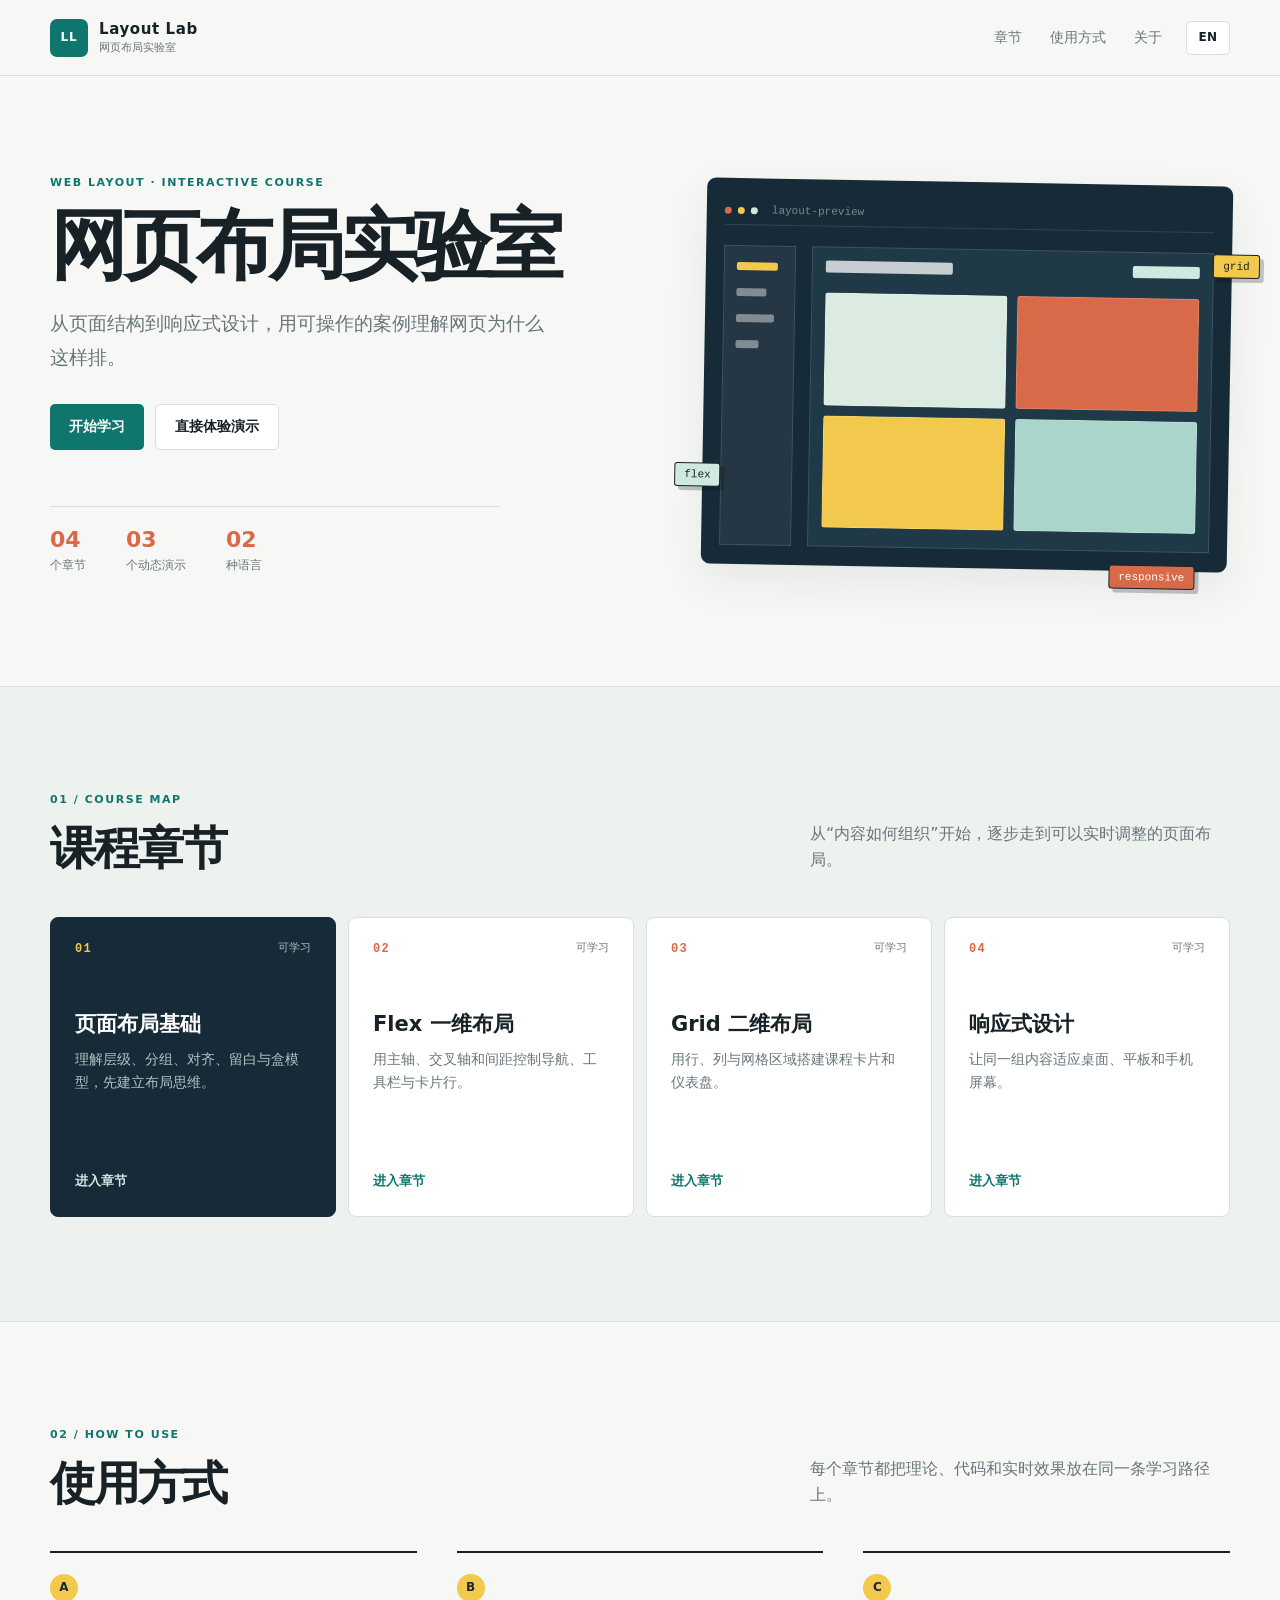
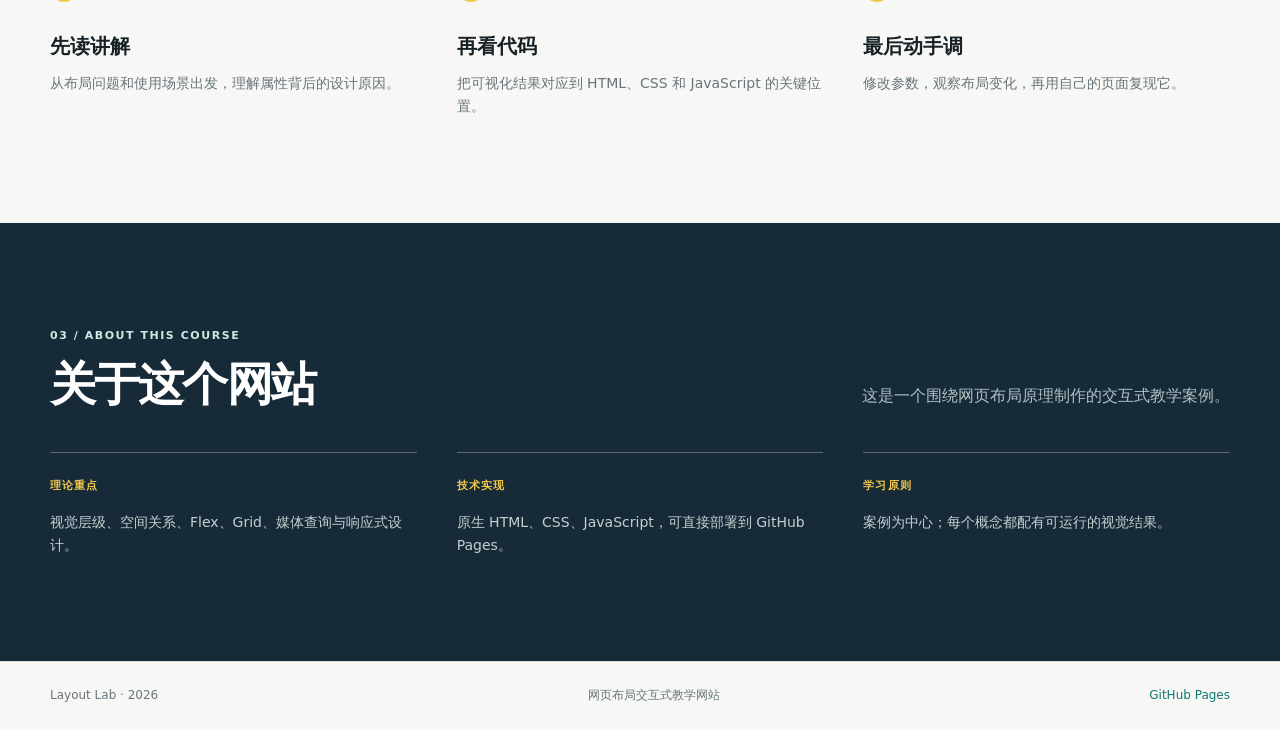
<file: index.html>
<!doctype html>
<html lang="zh-CN">
<head>
  <meta charset="utf-8">
  <meta name="viewport" content="width=device-width, initial-scale=1">
  <meta name="description" content="Layout Lab 网页布局教学网站，学习 Flex、Grid 与响应式设计。">
  <title>Layout Lab | 网页布局实验室</title>
  <link rel="stylesheet" href="css/style.css">
  <script defer src="js/i18n.js"></script>
  <script defer src="js/app.js"></script>
</head>
<body class="home-page">
  <header class="site-header">
    <a class="brand" href="index.html" aria-label="Layout Lab 首页">
      <span class="brand-mark">LL</span>
      <span><strong>Layout Lab</strong><small>网页布局实验室</small></span>
    </a>
    <nav class="top-nav" aria-label="主导航">
      <a href="#chapters" data-i18n="nav.chapters">章节</a>
      <a href="#howto" data-i18n="nav.howto">使用方式</a>
      <a href="#about" data-i18n="nav.about">关于</a>
    </nav>
    <button class="language-switch" type="button" data-language-toggle aria-label="切换语言">EN</button>
  </header>

  <main>
    <section class="hero home-hero">
      <div class="hero-copy">
        <p class="eyebrow" data-i18n="hero.eyebrow">WEB LAYOUT · INTERACTIVE COURSE</p>
        <h1 data-i18n="hero.title">网页布局实验室</h1>
        <p class="hero-lead" data-i18n="hero.lead">从页面结构到响应式设计，用可操作的案例理解网页为什么这样排。</p>
        <div class="hero-actions">
          <a class="button button-primary" href="#chapters" data-i18n="hero.primary">开始学习</a>
          <a class="button button-quiet" href="lesson.html#flex" data-i18n="hero.secondary">直接体验演示</a>
        </div>
        <div class="hero-stats" aria-label="课程信息">
          <div><strong>04</strong><span data-i18n="stats.lessons">个章节</span></div>
          <div><strong>03</strong><span data-i18n="stats.demos">个动态演示</span></div>
          <div><strong>02</strong><span data-i18n="stats.languages">种语言</span></div>
        </div>
      </div>
      <div class="hero-art" aria-label="网页布局示意图">
        <div class="art-toolbar"><span></span><span></span><span></span><b>layout-preview</b></div>
        <div class="art-canvas">
          <div class="art-sidebar"><i></i><i></i><i></i><i></i></div>
          <div class="art-main">
            <div class="art-heading"><span></span><span></span></div>
            <div class="art-grid"><i class="art-card card-a"></i><i class="art-card card-b"></i><i class="art-card card-c"></i><i class="art-card card-d"></i></div>
          </div>
        </div>
        <span class="art-note note-one">grid</span>
        <span class="art-note note-two">flex</span>
        <span class="art-note note-three">responsive</span>
      </div>
    </section>

    <section class="section section-tinted" id="chapters">
      <div class="section-heading">
        <div>
          <p class="section-kicker">01 / COURSE MAP</p>
          <h2 data-i18n="chapters.title">课程章节</h2>
        </div>
        <p data-i18n="chapters.intro">从“内容如何组织”开始，逐步走到可以实时调整的页面布局。</p>
      </div>
      <div class="chapter-grid">
        <a class="chapter-card chapter-card-dark" href="lesson.html#basics">
          <span class="card-number">01</span><span class="card-status" data-i18n="common.live">可学习</span>
          <h3 data-i18n="chapters.basics.title">页面布局基础</h3>
          <p data-i18n="chapters.basics.desc">理解层级、分组、对齐、留白与盒模型，先建立布局思维。</p>
          <span class="card-link" data-i18n="common.enter">进入章节</span>
        </a>
        <a class="chapter-card" href="lesson.html#flex">
          <span class="card-number">02</span><span class="card-status" data-i18n="common.live">可学习</span>
          <h3 data-i18n="chapters.flex.title">Flex 一维布局</h3>
          <p data-i18n="chapters.flex.desc">用主轴、交叉轴和间距控制导航、工具栏与卡片行。</p>
          <span class="card-link" data-i18n="common.enter">进入章节</span>
        </a>
        <a class="chapter-card" href="lesson.html#grid">
          <span class="card-number">03</span><span class="card-status" data-i18n="common.live">可学习</span>
          <h3 data-i18n="chapters.grid.title">Grid 二维布局</h3>
          <p data-i18n="chapters.grid.desc">用行、列与网格区域搭建课程卡片和仪表盘。</p>
          <span class="card-link" data-i18n="common.enter">进入章节</span>
        </a>
        <a class="chapter-card" href="lesson.html#responsive">
          <span class="card-number">04</span><span class="card-status" data-i18n="common.live">可学习</span>
          <h3 data-i18n="chapters.responsive.title">响应式设计</h3>
          <p data-i18n="chapters.responsive.desc">让同一组内容适应桌面、平板和手机屏幕。</p>
          <span class="card-link" data-i18n="common.enter">进入章节</span>
        </a>
      </div>
    </section>

    <section class="section" id="howto">
      <div class="section-heading">
        <div>
          <p class="section-kicker">02 / HOW TO USE</p>
          <h2 data-i18n="howto.title">使用方式</h2>
        </div>
        <p data-i18n="howto.intro">每个章节都把理论、代码和实时效果放在同一条学习路径上。</p>
      </div>
      <div class="howto-grid">
        <article class="howto-item"><span class="step-label">A</span><h3 data-i18n="howto.one.title">先读讲解</h3><p data-i18n="howto.one.desc">从布局问题和使用场景出发，理解属性背后的设计原因。</p></article>
        <article class="howto-item"><span class="step-label">B</span><h3 data-i18n="howto.two.title">再看代码</h3><p data-i18n="howto.two.desc">把可视化结果对应到 HTML、CSS 和 JavaScript 的关键位置。</p></article>
        <article class="howto-item"><span class="step-label">C</span><h3 data-i18n="howto.three.title">最后动手调</h3><p data-i18n="howto.three.desc">修改参数，观察布局变化，再用自己的页面复现它。</p></article>
      </div>
    </section>

    <section class="section section-dark" id="about">
      <div class="section-heading section-heading-light">
        <div><p class="section-kicker">03 / ABOUT THIS COURSE</p><h2 data-i18n="about.title">关于这个网站</h2></div>
        <p data-i18n="about.intro">这是一个围绕网页布局原理制作的交互式教学案例。</p>
      </div>
      <div class="about-grid">
        <div><span class="about-label" data-i18n="about.theory.label">理论重点</span><p data-i18n="about.theory.text">视觉层级、空间关系、Flex、Grid、媒体查询与响应式设计。</p></div>
        <div><span class="about-label" data-i18n="about.stack.label">技术实现</span><p data-i18n="about.stack.text">原生 HTML、CSS、JavaScript，可直接部署到 GitHub Pages。</p></div>
        <div><span class="about-label" data-i18n="about.principle.label">学习原则</span><p data-i18n="about.principle.text">案例为中心；每个概念都配有可运行的视觉结果。</p></div>
      </div>
    </section>
  </main>

  <footer class="site-footer">
    <span>Layout Lab · 2026</span>
    <span data-i18n="footer.text">网页布局交互式教学网站</span>
    <a href="https://github.com/" target="_blank" rel="noopener">GitHub Pages</a>
  </footer>
</body>
</html>
</file>
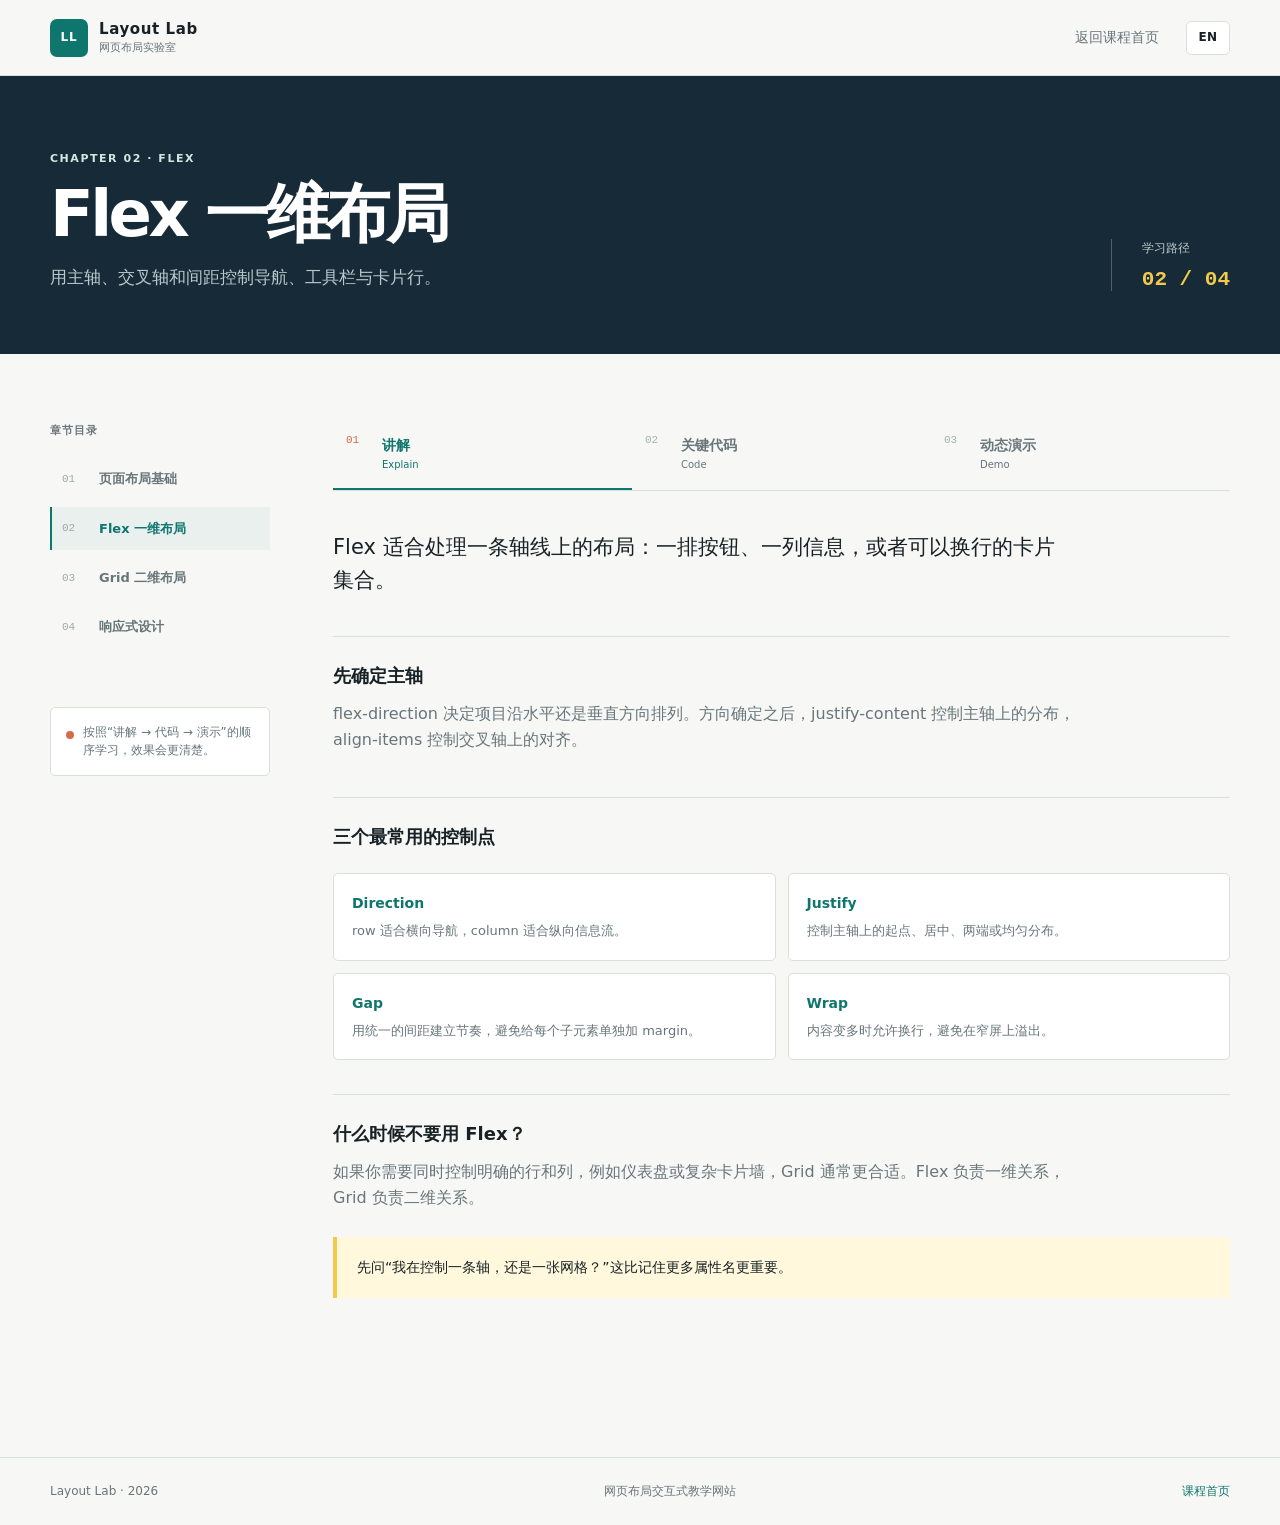
<file: lesson.html>
<!doctype html>
<html lang="zh-CN">
<head>
  <meta charset="utf-8">
  <meta name="viewport" content="width=device-width, initial-scale=1">
  <meta name="description" content="Layout Lab 章节教学页。">
  <title>Lesson | Layout Lab</title>
  <link rel="stylesheet" href="css/style.css">
  <script defer src="js/i18n.js"></script>
  <script defer src="js/lesson.js"></script>
</head>
<body class="lesson-page">
  <header class="site-header lesson-header">
    <a class="brand" href="index.html" aria-label="Layout Lab 首页">
      <span class="brand-mark">LL</span>
      <span><strong>Layout Lab</strong><small>网页布局实验室</small></span>
    </a>
    <div class="lesson-header-actions">
      <a class="back-link" href="index.html" data-i18n="lesson.back">返回课程首页</a>
      <button class="language-switch" type="button" data-language-toggle aria-label="切换语言">EN</button>
    </div>
  </header>

  <main>
    <section class="lesson-intro">
      <div>
        <p class="eyebrow" id="lesson-kicker">CHAPTER 02 · FLEX</p>
        <h1 id="lesson-title">Flex 一维布局</h1>
        <p id="lesson-summary">用主轴、交叉轴和间距控制导航、工具栏与卡片行。</p>
      </div>
      <div class="lesson-progress"><span data-i18n="lesson.progress">学习路径</span><strong id="lesson-count">02 / 04</strong></div>
    </section>

    <div class="lesson-layout">
      <aside class="lesson-sidebar">
        <p class="sidebar-label" data-i18n="lesson.chapters">章节目录</p>
        <nav id="lesson-menu" aria-label="章节目录">
          <a href="lesson.html#basics" data-lesson-link="basics"><span>01</span><b data-i18n="chapters.basics.title">页面布局基础</b></a>
          <a href="lesson.html#flex" data-lesson-link="flex"><span>02</span><b data-i18n="chapters.flex.title">Flex 一维布局</b></a>
          <a href="lesson.html#grid" data-lesson-link="grid"><span>03</span><b data-i18n="chapters.grid.title">Grid 二维布局</b></a>
          <a href="lesson.html#responsive" data-lesson-link="responsive"><span>04</span><b data-i18n="chapters.responsive.title">响应式设计</b></a>
        </nav>
        <div class="sidebar-note"><span class="note-dot"></span><p data-i18n="lesson.sidebarNote">按照“讲解 → 代码 → 演示”的顺序学习，效果会更清楚。</p></div>
      </aside>

      <section class="lesson-content">
        <div class="lesson-tabs" role="tablist" aria-label="教学内容切换">
          <button class="lesson-tab is-active" type="button" role="tab" aria-selected="true" data-tab="explain"><span>01</span><b data-i18n="tabs.explain">讲解</b><small>Explain</small></button>
          <button class="lesson-tab" type="button" role="tab" aria-selected="false" data-tab="code"><span>02</span><b data-i18n="tabs.code">关键代码</b><small>Code</small></button>
          <button class="lesson-tab" type="button" role="tab" aria-selected="false" data-tab="demo"><span>03</span><b data-i18n="tabs.demo">动态演示</b><small>Demo</small></button>
        </div>

        <article class="lesson-panel is-visible" data-panel="explain" role="tabpanel">
          <div id="explain-content"></div>
        </article>
        <article class="lesson-panel" data-panel="code" role="tabpanel">
          <div class="code-heading"><div><p class="section-kicker">SOURCE / LIVE EXAMPLE</p><h2 data-i18n="code.title">关键代码</h2></div><button class="small-button" id="copy-code" type="button" data-i18n="code.copy">复制代码</button></div>
          <p class="panel-lead" id="code-description"></p>
          <pre class="code-block"><code id="code-output"></code></pre>
          <p class="code-tip" data-i18n="code.tip">代码中的关键属性会在“动态演示”中被控件实时修改。</p>
        </article>
        <article class="lesson-panel" data-panel="demo" role="tabpanel">
          <div class="demo-heading"><div><p class="section-kicker">INTERACTIVE / TRY IT</p><h2 data-i18n="demo.title">动态演示</h2></div><button class="small-button" id="reset-demo" type="button" data-i18n="demo.reset">重置演示</button></div>
          <p class="panel-lead" id="demo-description"></p>
          <div id="demo-root"></div>
        </article>
      </section>
    </div>
  </main>

  <footer class="site-footer">
    <span>Layout Lab · 2026</span><span data-i18n="footer.text">网页布局交互式教学网站</span><a href="index.html" data-i18n="lesson.home">课程首页</a>
  </footer>
</body>
</html>
</file>
<file: css/style.css>
:root {
  --ink: #172126;
  --muted: #68757b;
  --paper: #f7f8f5;
  --panel: #ffffff;
  --line: #d9e0dc;
  --soft: #eaf0ed;
  --teal: #0f766e;
  --teal-light: #cfe8e0;
  --coral: #d86a4a;
  --yellow: #f2c94c;
  --navy: #172a38;
  --shadow: 0 16px 44px rgba(23, 33, 38, .08);
  --radius: 8px;
  --max: 1180px;
}

* { box-sizing: border-box; }
html { scroll-behavior: smooth; }
body { margin: 0; color: var(--ink); background: var(--paper); font: 16px/1.65 Inter, ui-sans-serif, system-ui, -apple-system, BlinkMacSystemFont, "Segoe UI", sans-serif; }
a { color: inherit; text-decoration: none; }
button, input, select { font: inherit; }
button, a { -webkit-tap-highlight-color: transparent; }

.site-header { min-height: 76px; padding: 16px max(24px, calc((100vw - var(--max)) / 2)); display: flex; align-items: center; justify-content: space-between; gap: 24px; border-bottom: 1px solid var(--line); background: rgba(247, 248, 245, .96); position: relative; z-index: 5; }
.brand { display: inline-flex; align-items: center; gap: 11px; min-width: 190px; }
.brand-mark { width: 38px; height: 38px; display: grid; place-items: center; border-radius: 7px; color: #fff; background: var(--teal); font-size: 12px; font-weight: 800; letter-spacing: .08em; }
.brand strong, .brand small { display: block; line-height: 1.2; }
.brand strong { font-size: 15px; letter-spacing: .04em; }
.brand small { margin-top: 3px; color: var(--muted); font-size: 11px; }
.top-nav { display: flex; align-items: center; gap: 28px; margin-left: auto; }
.top-nav a, .back-link { color: var(--muted); font-size: 14px; transition: color .2s ease; }
.top-nav a:hover, .back-link:hover { color: var(--teal); }
.language-switch { width: 44px; height: 34px; border: 1px solid var(--line); border-radius: 5px; color: var(--ink); background: var(--panel); cursor: pointer; font-size: 12px; font-weight: 800; letter-spacing: .04em; }
.language-switch:hover, .small-button:hover { border-color: var(--teal); color: var(--teal); }

.hero { max-width: var(--max); margin: 0 auto; }
.home-hero { min-height: 610px; padding: 92px 0 104px; display: grid; grid-template-columns: minmax(0, 1fr) minmax(420px, .9fr); align-items: center; gap: 70px; }
.eyebrow, .section-kicker { margin: 0 0 14px; color: var(--teal); font-size: 11px; font-weight: 800; letter-spacing: .14em; }
h1, h2, h3, p { margin-top: 0; }
h1 { margin-bottom: 22px; font-size: clamp(46px, 6vw, 82px); line-height: 1.03; letter-spacing: -.055em; font-weight: 800; }
.hero-lead { max-width: 510px; margin-bottom: 30px; color: var(--muted); font-size: 19px; line-height: 1.75; }
.hero-actions { display: flex; flex-wrap: wrap; gap: 11px; }
.button { min-height: 46px; padding: 10px 19px; display: inline-flex; align-items: center; justify-content: center; border-radius: 5px; font-size: 14px; font-weight: 700; transition: transform .2s ease, border-color .2s ease, background .2s ease; }
.button:hover { transform: translateY(-2px); }
.button-primary { color: #fff; background: var(--teal); }
.button-primary:hover { background: #095b55; }
.button-quiet { border: 1px solid var(--line); background: var(--panel); }
.button-quiet:hover { border-color: var(--teal); }
.hero-stats { max-width: 450px; margin-top: 56px; padding-top: 20px; display: flex; gap: 40px; border-top: 1px solid var(--line); }
.hero-stats div { display: flex; flex-direction: column; }
.hero-stats strong { color: var(--coral); font-size: 22px; line-height: 1.2; }
.hero-stats span { margin-top: 3px; color: var(--muted); font-size: 12px; }

.hero-art { min-height: 386px; position: relative; padding: 18px; border-radius: 9px; background: var(--navy); box-shadow: var(--shadow); transform: rotate(1deg); }
.art-toolbar { height: 29px; display: flex; align-items: center; gap: 6px; border-bottom: 1px solid rgba(255,255,255,.12); color: rgba(255,255,255,.44); font: 11px/1 monospace; }
.art-toolbar span { width: 7px; height: 7px; border-radius: 50%; background: var(--coral); }
.art-toolbar span:nth-child(2) { background: var(--yellow); }
.art-toolbar span:nth-child(3) { background: var(--teal-light); }
.art-toolbar b { margin-left: 8px; font-weight: 400; }
.art-canvas { height: 300px; margin-top: 20px; display: grid; grid-template-columns: 72px 1fr; gap: 16px; }
.art-sidebar { padding: 16px 12px; border: 1px solid rgba(255,255,255,.13); background: rgba(255,255,255,.06); }
.art-sidebar i { display: block; height: 8px; margin-bottom: 18px; border-radius: 2px; background: rgba(255,255,255,.42); }
.art-sidebar i:first-child { width: 90%; background: var(--yellow); }
.art-sidebar i:nth-child(2) { width: 65%; }
.art-sidebar i:nth-child(3) { width: 82%; }
.art-sidebar i:nth-child(4) { width: 50%; }
.art-main { padding: 13px; border: 1px solid rgba(255,255,255,.13); background: #203946; }
.art-heading { display: flex; justify-content: space-between; align-items: center; margin-bottom: 20px; }
.art-heading span { display: block; width: 34%; height: 12px; border-radius: 2px; background: rgba(255,255,255,.75); }
.art-heading span:last-child { width: 18%; background: var(--teal-light); }
.art-grid { height: 235px; display: grid; grid-template-columns: repeat(2, 1fr); gap: 10px; }
.art-card { display: block; border: 1px solid rgba(255,255,255,.18); border-radius: 3px; background: #dcebe2; }
.art-card.card-b { background: var(--coral); }
.art-card.card-c { background: var(--yellow); }
.art-card.card-d { background: #a9d5cb; }
.art-note { position: absolute; padding: 5px 9px; border: 1px solid var(--ink); border-radius: 3px; color: var(--ink); background: var(--yellow); font: 11px monospace; box-shadow: 4px 4px 0 rgba(0,0,0,.22); }
.note-one { top: 68px; right: -28px; }.note-two { bottom: 77px; left: -28px; background: var(--teal-light); }.note-three { right: 32px; bottom: -18px; background: var(--coral); color: #fff; }

.section { padding: 104px max(24px, calc((100vw - var(--max)) / 2)); }
.section-tinted { background: #edf2ef; border-top: 1px solid var(--line); border-bottom: 1px solid var(--line); }
.section-dark { color: #fff; background: var(--navy); }
.section-heading { max-width: var(--max); margin: 0 auto 43px; display: flex; justify-content: space-between; gap: 40px; align-items: end; }
.section-heading h2 { margin: 0; font-size: clamp(30px, 4vw, 46px); line-height: 1.1; letter-spacing: -.04em; }
.section-heading > p { max-width: 420px; margin: 0; color: var(--muted); }
.section-heading-light .section-kicker { color: var(--teal-light); }.section-heading-light > p { color: #adc0c2; }
.chapter-grid { max-width: var(--max); margin: 0 auto; display: grid; grid-template-columns: repeat(4, 1fr); gap: 12px; }
.chapter-card { min-height: 300px; padding: 24px; display: flex; flex-direction: column; border: 1px solid var(--line); border-radius: var(--radius); background: var(--panel); transition: transform .2s ease, border-color .2s ease, box-shadow .2s ease; }
.chapter-card:hover { border-color: var(--teal); box-shadow: var(--shadow); transform: translateY(-5px); }
.chapter-card-dark { color: #fff; border-color: var(--navy); background: var(--navy); }.chapter-card-dark:hover { border-color: var(--teal-light); }
.card-number { color: var(--coral); font: 700 12px monospace; letter-spacing: .1em; }.chapter-card-dark .card-number { color: var(--yellow); }
.card-status { align-self: end; margin-top: -17px; color: var(--muted); font-size: 11px; }.chapter-card-dark .card-status { color: #a7c5c3; }
.chapter-card h3 { margin: 54px 0 11px; font-size: 21px; line-height: 1.25; }.chapter-card p { min-height: 75px; margin-bottom: 23px; color: var(--muted); font-size: 14px; line-height: 1.65; }.chapter-card-dark p { color: #b3c2c3; }
.card-link { margin-top: auto; color: var(--teal); font-size: 13px; font-weight: 700; }.chapter-card-dark .card-link { color: var(--teal-light); }
.howto-grid { max-width: var(--max); margin: 0 auto; display: grid; grid-template-columns: repeat(3, 1fr); gap: 40px; }
.howto-item { padding-top: 20px; border-top: 2px solid var(--ink); }.step-label { display: inline-grid; width: 28px; height: 28px; margin-bottom: 28px; place-items: center; border-radius: 50%; color: var(--navy); background: var(--yellow); font-size: 12px; font-weight: 800; }.howto-item h3 { margin-bottom: 9px; font-size: 20px; }.howto-item p { margin: 0; color: var(--muted); font-size: 14px; }
.about-grid { max-width: var(--max); margin: 0 auto; display: grid; grid-template-columns: repeat(3, 1fr); gap: 40px; }.about-grid > div { padding-top: 18px; border-top: 1px solid rgba(255,255,255,.3); }.about-label { color: var(--yellow); font: 700 11px monospace; letter-spacing: .1em; }.about-grid p { margin: 13px 0 0; color: #c4d0d0; font-size: 14px; }
.site-footer { padding: 24px max(24px, calc((100vw - var(--max)) / 2)); display: flex; justify-content: space-between; gap: 20px; color: var(--muted); border-top: 1px solid var(--line); font-size: 12px; }.site-footer a { color: var(--teal); }

/* Lesson shell */
.lesson-header { position: sticky; top: 0; }.lesson-header-actions { display: flex; align-items: center; gap: 27px; }.lesson-intro { padding: 74px max(24px, calc((100vw - var(--max)) / 2)) 63px; display: flex; justify-content: space-between; align-items: end; gap: 30px; color: #fff; background: var(--navy); }.lesson-intro .eyebrow { color: var(--teal-light); }.lesson-intro h1 { max-width: 770px; margin-bottom: 15px; font-size: clamp(38px, 5vw, 68px); }.lesson-intro p:last-child { max-width: 650px; margin: 0; color: #b9cacc; font-size: 17px; }.lesson-progress { flex: 0 0 auto; padding-left: 30px; border-left: 1px solid rgba(255,255,255,.25); color: #b9cacc; font-size: 12px; }.lesson-progress strong { display: block; margin-top: 9px; color: var(--yellow); font: 800 21px monospace; }
.lesson-layout { max-width: var(--max); margin: 0 auto; padding: 64px 0 100px; display: grid; grid-template-columns: 220px minmax(0, 1fr); gap: 63px; }.lesson-sidebar { padding-top: 5px; }.sidebar-label { margin-bottom: 19px; color: var(--muted); font: 800 11px monospace; letter-spacing: .1em; }.lesson-sidebar nav { display: grid; gap: 6px; }.lesson-sidebar nav a { padding: 11px 10px; display: grid; grid-template-columns: 29px 1fr; align-items: center; gap: 8px; border-left: 2px solid transparent; color: var(--muted); font-size: 13px; }.lesson-sidebar nav a span { color: #9eaaa9; font: 11px monospace; }.lesson-sidebar nav a:hover, .lesson-sidebar nav a.is-current { color: var(--teal); border-left-color: var(--teal); background: var(--soft); }.sidebar-note { margin-top: 58px; padding: 15px; display: flex; gap: 9px; border: 1px solid var(--line); border-radius: 5px; background: var(--panel); }.note-dot { flex: 0 0 auto; width: 8px; height: 8px; margin-top: 8px; border-radius: 50%; background: var(--coral); }.sidebar-note p { margin: 0; color: var(--muted); font-size: 12px; line-height: 1.55; }
.lesson-tabs { margin-bottom: 40px; display: grid; grid-template-columns: repeat(3, 1fr); border-bottom: 1px solid var(--line); }.lesson-tab { padding: 16px 13px 14px; display: grid; grid-template-columns: 28px 1fr; grid-template-rows: auto auto; column-gap: 8px; text-align: left; border: 0; border-bottom: 2px solid transparent; color: var(--muted); background: transparent; cursor: pointer; }.lesson-tab span { grid-row: 1 / span 2; color: #a6b2af; font: 11px monospace; }.lesson-tab b { font-size: 14px; }.lesson-tab small { font-size: 10px; }.lesson-tab:hover, .lesson-tab.is-active { color: var(--teal); border-bottom-color: var(--teal); }.lesson-tab.is-active span { color: var(--coral); }
.lesson-panel { display: none; }.lesson-panel.is-visible { display: block; }.lesson-panel h2 { margin-bottom: 22px; font-size: 29px; line-height: 1.2; letter-spacing: -.03em; }.panel-lead { max-width: 700px; margin-bottom: 27px; color: var(--muted); }
.explain-lead { max-width: 740px; margin-bottom: 38px; font-size: 21px; line-height: 1.6; }.explain-section { padding: 24px 0 34px; border-top: 1px solid var(--line); }.explain-section h3 { margin-bottom: 10px; font-size: 18px; }.explain-section p { max-width: 750px; margin-bottom: 10px; color: var(--muted); }.point-grid { display: grid; grid-template-columns: repeat(2, 1fr); gap: 12px; margin-top: 21px; }.point-card { padding: 18px; border: 1px solid var(--line); border-radius: 5px; background: var(--panel); }.point-card strong { display: block; margin-bottom: 5px; color: var(--teal); font-size: 14px; }.point-card p { margin: 0; font-size: 13px; }.principle-box { margin: 25px 0; padding: 19px 20px; border-left: 4px solid var(--yellow); background: #fff8dc; }.principle-box p { margin: 0; color: var(--ink); font-size: 14px; }.english-inline { color: var(--muted); font-size: .92em; }
.code-heading, .demo-heading { display: flex; align-items: start; justify-content: space-between; gap: 20px; }.code-heading h2, .demo-heading h2 { margin-bottom: 0; }.small-button { min-height: 35px; padding: 6px 12px; border: 1px solid var(--line); border-radius: 4px; color: var(--ink); background: var(--panel); cursor: pointer; font-size: 12px; }.small-button:active { transform: translateY(1px); }.code-block { min-height: 230px; margin: 0; padding: 21px; overflow: auto; border: 1px solid #263f49; border-radius: 5px; color: #d9ece6; background: #172a38; font: 13px/1.7 "SFMono-Regular", Consolas, monospace; }.code-tip { margin-top: 13px; color: var(--muted); font-size: 12px; }
.demo-workspace { display: grid; grid-template-columns: 210px minmax(0, 1fr); gap: 17px; }.demo-controls { padding: 18px; border: 1px solid var(--line); border-radius: 5px; background: var(--panel); }.control-group + .control-group { margin-top: 19px; }.control-label { display: flex; justify-content: space-between; gap: 9px; margin-bottom: 7px; color: var(--muted); font-size: 12px; }.control-label output { color: var(--teal); font-weight: 700; }.demo-controls select { width: 100%; padding: 8px 9px; border: 1px solid var(--line); border-radius: 4px; color: var(--ink); background: var(--paper); font-size: 12px; }.demo-controls input[type="range"] { width: 100%; accent-color: var(--teal); }.check-row { display: flex; gap: 8px; align-items: center; color: var(--muted); font-size: 12px; }.check-row input { accent-color: var(--teal); }
.demo-stage { min-width: 0; padding: 17px; border: 1px solid var(--line); border-radius: 5px; background: #edf2ef; }.stage-top { display: flex; align-items: center; justify-content: space-between; margin-bottom: 13px; color: var(--muted); font: 11px monospace; }.stage-led { display: inline-flex; align-items: center; gap: 6px; }.stage-led i { width: 7px; height: 7px; border-radius: 50%; background: var(--coral); }.stage-led i:nth-child(2) { background: var(--yellow); }.stage-led i:nth-child(3) { background: var(--teal); }.live-preview { min-height: 325px; padding: 18px; border: 1px dashed #a9bab4; border-radius: 4px; background: #fff; }.preview-card { min-height: 75px; padding: 13px; display: flex; flex-direction: column; justify-content: space-between; border-radius: 4px; color: var(--navy); background: var(--teal-light); font-size: 12px; }.preview-card:nth-child(2n) { background: #f5dca1; }.preview-card:nth-child(3n) { background: #f1b09d; }.preview-card strong { font-size: 14px; }.preview-card span { color: rgba(23,42,56,.7); font-size: 11px; }.preview-code { margin: 13px 0 0; color: var(--muted); font: 11px/1.5 monospace; white-space: pre-wrap; }
.flex-preview { display: flex; align-content: flex-start; }.flex-preview .preview-card { flex: 0 0 112px; }.grid-preview { display: grid; align-content: start; }.grid-preview .preview-card { min-height: 95px; }.grid-preview .preview-card:first-child { outline: 2px solid var(--teal); outline-offset: 2px; }.responsive-stage { min-height: 325px; display: grid; place-items: center; padding: 18px; border: 1px dashed #a9bab4; border-radius: 4px; background: #dfe8e4; overflow: hidden; }.responsive-frame { width: min(100%, var(--frame-width, 100%)); min-height: 270px; padding: 12px; border: 5px solid var(--navy); border-radius: 9px; background: #fff; transition: width .25s ease; }.responsive-frame-header { height: 27px; margin-bottom: 12px; display: flex; align-items: center; justify-content: space-between; border-bottom: 1px solid var(--line); }.responsive-frame-header span { width: 26%; height: 7px; background: var(--teal); }.responsive-frame-header i { width: 16px; height: 2px; background: var(--muted); box-shadow: 0 5px 0 var(--muted), 0 -5px 0 var(--muted); }.responsive-body { display: grid; grid-template-columns: 68px 1fr; gap: 10px; }.responsive-side { min-height: 197px; padding: 8px; background: var(--soft); }.responsive-side i { display: block; width: 70%; height: 6px; margin-bottom: 12px; background: #8ca8a5; }.responsive-content { display: grid; grid-template-columns: repeat(2, 1fr); align-content: start; gap: 8px; }.responsive-content .preview-card { min-height: 82px; padding: 9px; font-size: 10px; }.responsive-content .preview-card strong { font-size: 11px; }.responsive-frame.is-mobile .responsive-body { display: block; }.responsive-frame.is-mobile .responsive-side { display: none; }.responsive-frame.is-mobile .responsive-content { grid-template-columns: 1fr; }.responsive-frame.is-tablet .responsive-content { grid-template-columns: repeat(2, 1fr); }.device-switcher { display: flex; gap: 7px; margin-bottom: 15px; }.device-switcher button { padding: 6px 10px; border: 1px solid var(--line); border-radius: 4px; color: var(--muted); background: var(--panel); cursor: pointer; font-size: 11px; }.device-switcher button.is-active { color: #fff; border-color: var(--teal); background: var(--teal); }
.toast { position: fixed; right: 22px; bottom: 22px; z-index: 10; padding: 10px 14px; border-radius: 4px; color: #fff; background: var(--navy); font-size: 12px; box-shadow: var(--shadow); animation: toast-in .2s ease both; }.toast.is-out { opacity: 0; transition: opacity .2s ease; }@keyframes toast-in { from { opacity: 0; transform: translateY(8px); } to { opacity: 1; transform: none; } }

@media (max-width: 980px) {
  .home-hero { padding: 68px 24px 80px; grid-template-columns: 1fr; gap: 48px; }.hero-art { max-width: 650px; width: 100%; margin: 0 auto; }.chapter-grid { grid-template-columns: repeat(2, 1fr); }.section { padding-top: 76px; padding-bottom: 76px; }.lesson-layout { padding: 50px 24px 80px; grid-template-columns: 185px minmax(0, 1fr); gap: 36px; }.lesson-intro { padding-left: 24px; padding-right: 24px; }.site-footer { padding-left: 24px; padding-right: 24px; }
}
@media (max-width: 700px) {
  .site-header { padding: 13px 18px; }.top-nav { display: none; }.brand { min-width: 0; }.lesson-header-actions { gap: 14px; }.back-link { font-size: 12px; }.home-hero { padding: 59px 18px 64px; }.hero-lead { font-size: 17px; }.hero-stats { gap: 23px; margin-top: 43px; }.hero-art { min-height: 300px; padding: 13px; }.art-canvas { height: 225px; grid-template-columns: 54px 1fr; gap: 9px; }.art-grid { height: 178px; }.art-note { display: none; }.section { padding: 66px 18px; }.section-heading { display: block; margin-bottom: 31px; }.section-heading > p { margin-top: 17px; }.chapter-grid, .howto-grid, .about-grid { grid-template-columns: 1fr; gap: 12px; }.chapter-card { min-height: 250px; }.chapter-card h3 { margin-top: 37px; }.chapter-card p { min-height: auto; }.howto-grid { gap: 25px; }.about-grid { gap: 27px; }.site-footer { padding: 20px 18px; flex-wrap: wrap; }.lesson-intro { padding: 52px 18px 45px; display: block; }.lesson-intro h1 { font-size: 45px; }.lesson-intro p:last-child { font-size: 15px; }.lesson-progress { margin-top: 27px; padding: 15px 0 0; border-top: 1px solid rgba(255,255,255,.25); border-left: 0; }.lesson-layout { display: block; padding: 32px 18px 70px; }.lesson-sidebar { margin-bottom: 32px; }.lesson-sidebar nav { grid-template-columns: repeat(2, 1fr); }.sidebar-note { display: none; }.lesson-tabs { margin-bottom: 32px; }.lesson-tab { padding-left: 5px; padding-right: 5px; }.lesson-tab b { font-size: 12px; }.lesson-tab small { display: none; }.point-grid, .demo-workspace { grid-template-columns: 1fr; }.demo-controls { order: 2; }.demo-stage { order: 1; }.code-heading, .demo-heading { align-items: end; }.code-heading h2, .demo-heading h2 { font-size: 25px; }.small-button { white-space: nowrap; }.live-preview { min-height: 280px; }.responsive-frame { min-height: 230px; }.responsive-side { min-height: 162px; }.responsive-content .preview-card { min-height: 67px; }
}
</file>
